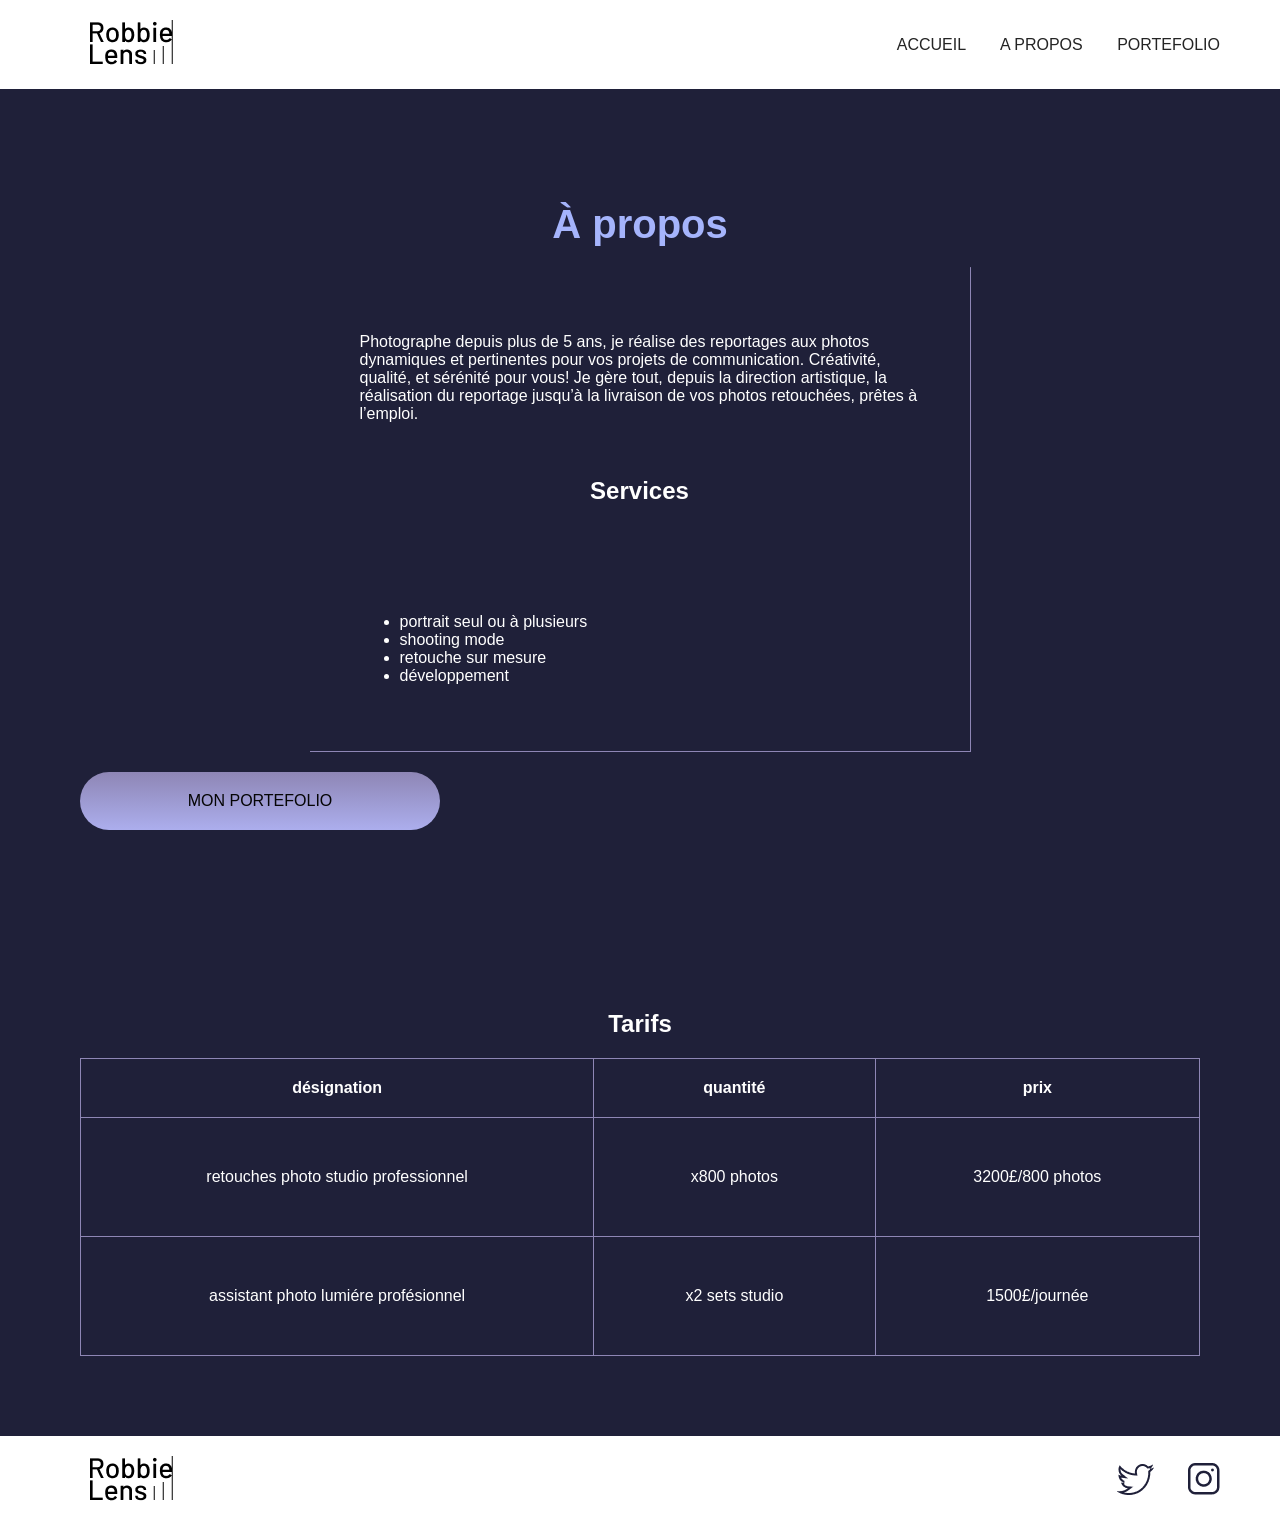
<file: index.html>
<!doctype html>
<html lang="en">
    <head>
        <title>ROBBIE LENS</title>
        <meta charset="utf-8">
        <link rel="stylesheet" href="style.css">

    </head>
    <body>
        <header>
        <nav>
            <a href="robbie lens.html" class="lien-icone">
            <img src="logo robie lens.png" alt="ROBBIE LENS"></a>
            
                <div>
                    <a href="accueil.html">ACCUEIL</a>
                    <a href="index.html">A PROPOS</a>
                    <a href="PORTEFOLIO.html">PORTEFOLIO</a>
                </div>
        </nav>
        </header>
        <main class="a-propos main">
              <section>
                <h1>À propos</h1>
        <div class="carre-contenu">
            <p>Photographe depuis plus de 5 ans, je réalise des reportages aux photos dynamiques et 
                pertinentes pour vos projets de communication.
                 Créativité, qualité, et sérénité pour vous! Je gère tout, depuis la direction artistique,
                 la réalisation du reportage jusqu’à la livraison de vos photos retouchées, prêtes à l’emploi.</p>
                 <br>
                 <h2>Services</h2>
                 <br><br><br><br>
                 <ul>
                    <li>portrait seul ou à plusieurs</li>
                    <li>shooting mode</li>
                    <li>retouche sur mesure</li>
                    <li>développement</li>
             </ul>
        </div>
        <div>
            <a href="PORTEFOLIO.html" class="cta">MON PORTEFOLIO</a>
        </div>
        </section>
        <section class="section-tarifs">
            <h2>Tarifs</h2>
             <table>
                <thead>
                    <tr>
                        <th>désignation</th>
                        <th>quantité</th>
                        <th>prix</th>
                        </thead>
                        <tbody>
                            <tr>
                                <td>retouches photo studio professionnel</td>
                                <td>x800 photos</td>
                                <td>3200£/800 photos</td>
                            </tr>
                            <tr>
                                <td>assistant photo lumiére profésionnel</td>
                                <td>x2 sets studio</td>
                                <td>1500£/journée</td>
                            </tr>
                        </tbody>
                    </tr>
                </thead>
             </table>

        </section>
        </main>
 <footer>
            <nav id="nav-footer">
             <a href="robbie lens.html" class="lien-icone">
            <img src="logo robie lens.png" alt="ROBBIE LENS"></a>
            <div class="reseau">
                <a href="https://twitter.com/" class="lien-twitter">
                <img src="twitter.png" alt=""></a>
                <a href="https://www.instagram.com/" class="lien-instagram">
                <img src="instagram.png" alt=""></a>
            </div>
            </nav>
        </footer>
        </body>
</html>
</file>
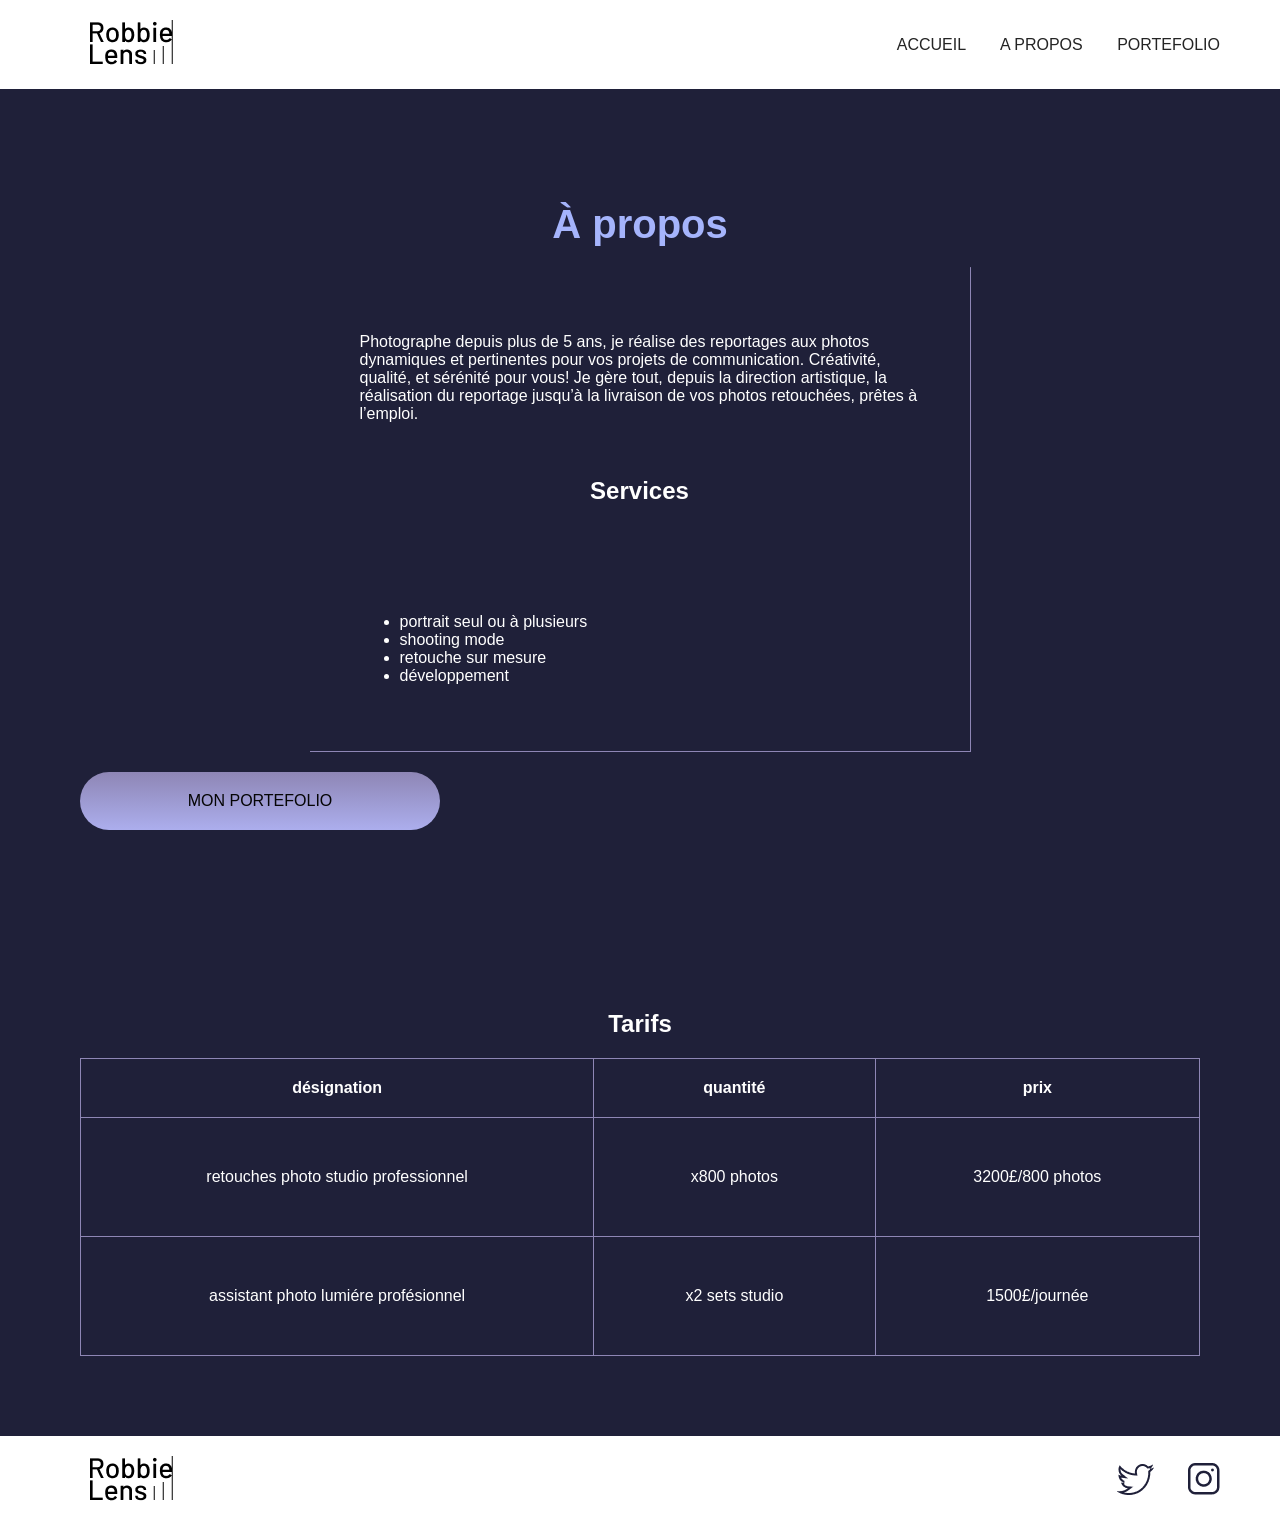
<file: A PROPOS.html>
<!doctype html>
<html lang="en">
    <head>
        <title>ROBBIE LENS</title>
        <meta charset="utf-8">
        <link rel="stylesheet" href="style.css">

    </head>
    <body>
        <header>
        <nav>
            <a href="robbie lens.html" class="lien-icone">
            <img src="logo robie lens.png" alt="ROBBIE LENS"></a>
            
                <div>
                    <a href="accueil.html">ACCUEIL</a>
                    <a href="A PROPOS.html">A PROPOS</a>
                    <a href="PORTEFOLIO.html">PORTEFOLIO</a>
                </div>
        </nav>
        </header>
        <main class="a-propos main">
              <section>
                <h1>À propos</h1>
        <div class="carre-contenu">
            <p>Photographe depuis plus de 5 ans, je réalise des reportages aux photos dynamiques et 
                pertinentes pour vos projets de communication.
                 Créativité, qualité, et sérénité pour vous! Je gère tout, depuis la direction artistique,
                 la réalisation du reportage jusqu’à la livraison de vos photos retouchées, prêtes à l’emploi.</p>
                 <br>
                 <h2>Services</h2>
                 <br><br><br><br>
                 <ul>
                    <li>portrait seul ou à plusieurs</li>
                    <li>shooting mode</li>
                    <li>retouche sur mesure</li>
                    <li>développement</li>
             </ul>
        </div>
        <div>
            <a href="PORTEFOLIO.html" class="cta">MON PORTEFOLIO</a>
        </div>
        </section>
        <section class="section-tarifs">
            <h2>Tarifs</h2>
             <table>
                <thead>
                    <tr>
                        <th>désignation</th>
                        <th>quantité</th>
                        <th>prix</th>
                        </thead>
                        <tbody>
                            <tr>
                                <td>retouches photo studio professionnel</td>
                                <td>x800 photos</td>
                                <td>3200£/800 photos</td>
                            </tr>
                            <tr>
                                <td>assistant photo lumiére profésionnel</td>
                                <td>x2 sets studio</td>
                                <td>1500£/journée</td>
                            </tr>
                        </tbody>
                    </tr>
                </thead>
             </table>

        </section>
        </main>
 <footer>
            <nav id="nav-footer">
             <a href="robbie lens.html" class="lien-icone">
            <img src="logo robie lens.png" alt="ROBBIE LENS"></a>
            <div class="reseau">
                <a href="https://twitter.com/" class="lien-twitter">
                <img src="twitter.png" alt=""></a>
                <a href="https://www.instagram.com/" class="lien-instagram">
                <img src="instagram.png" alt=""></a>
            </div>
            </nav>
        </footer>
        </body>
</html>
</file>
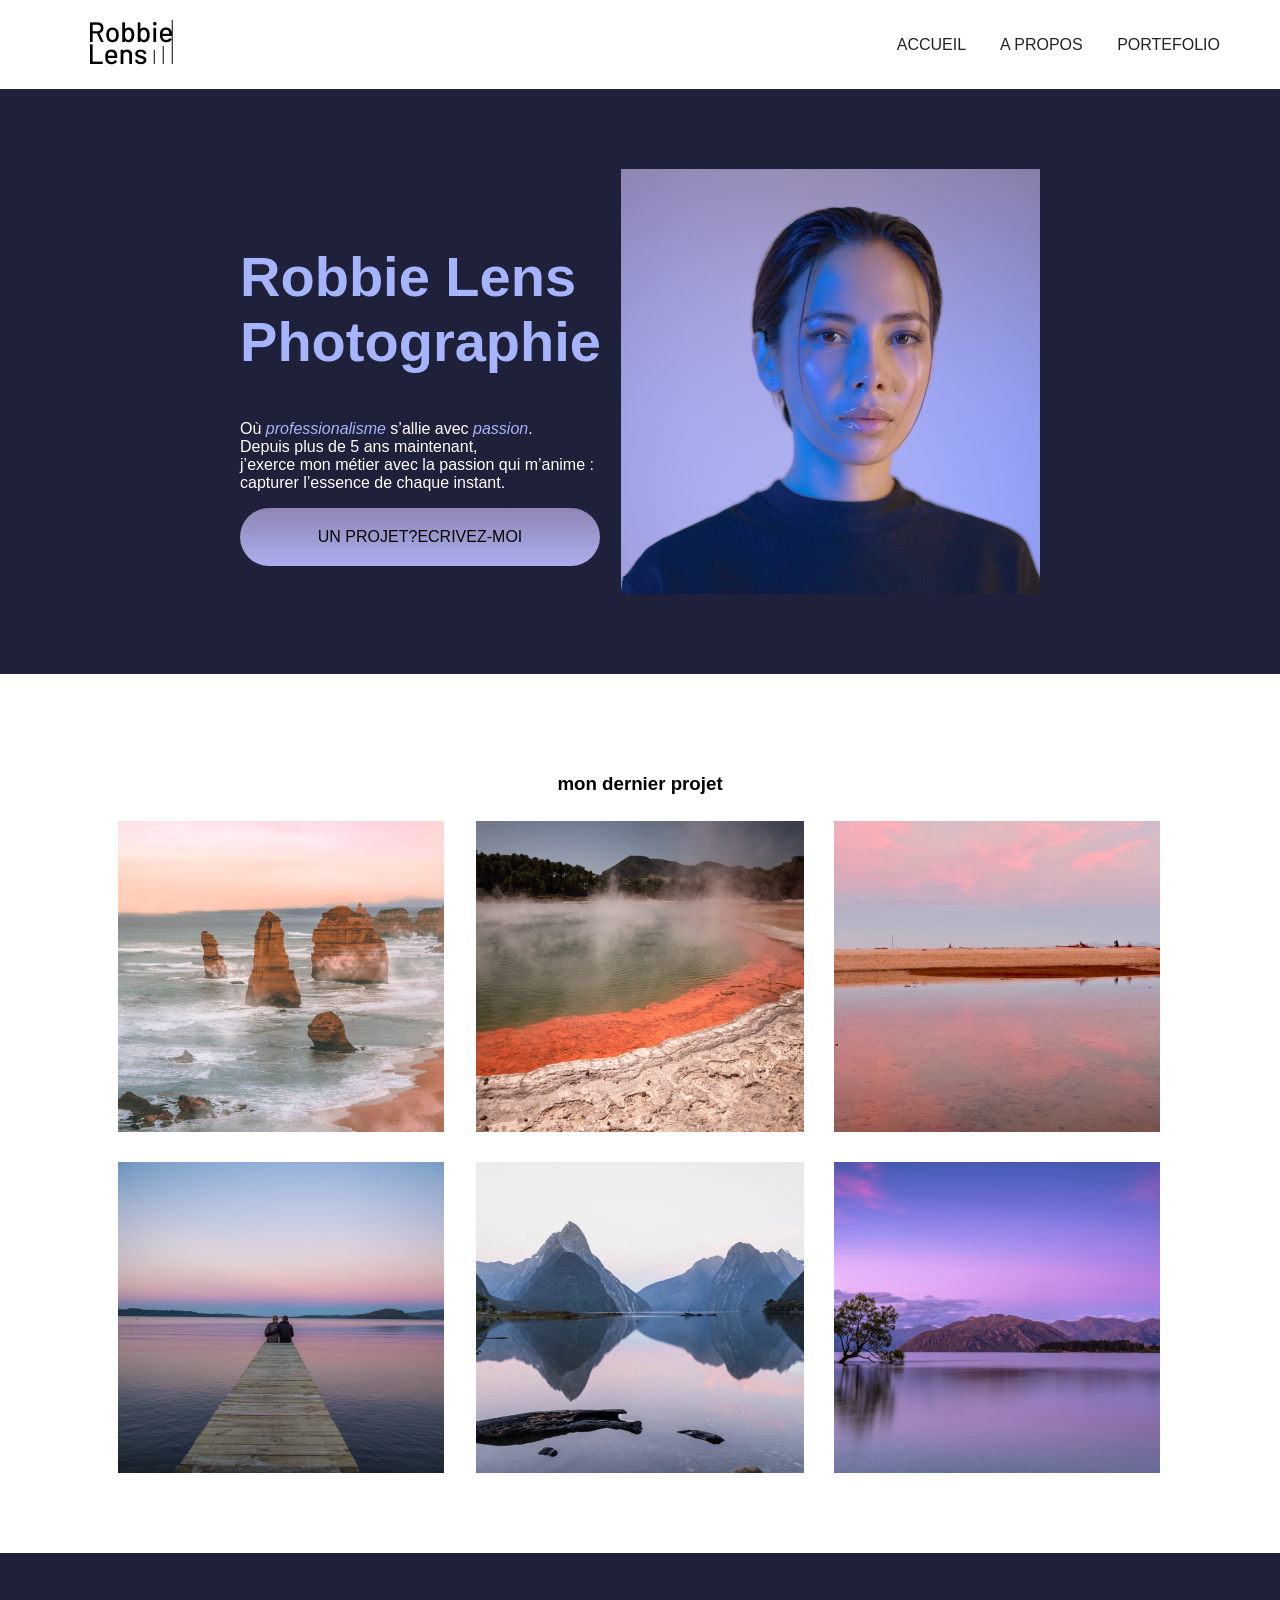
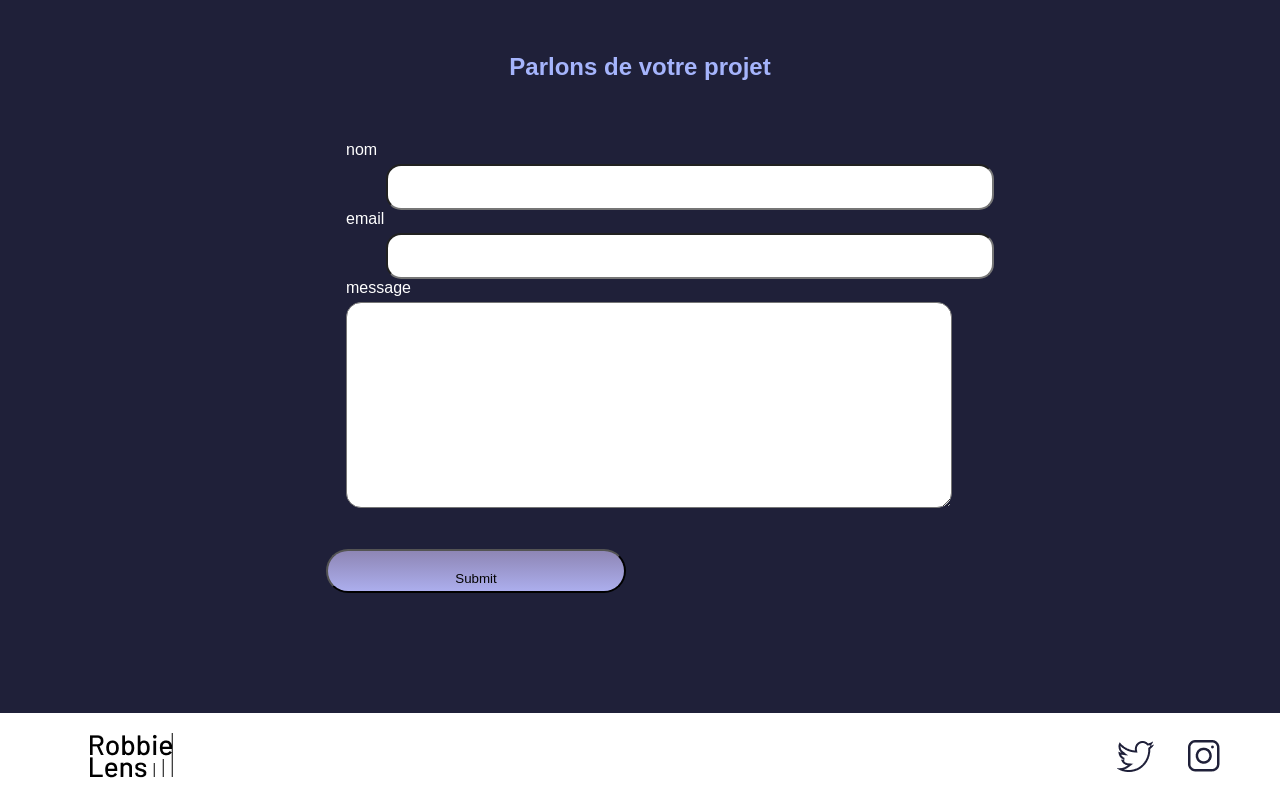
<file: accueil.html>
<!doctype html>
<html lang="en">
    <head>
        <title>ROBBIE LENS</title>
        <meta charset="utf-8">
        <meta name="viewport" content="width=device-width,initial-scale=1.0">
        <link rel="stylesheet" href="style.css">

    </head>
    <body>
        <header>
        <nav>
            <a href="robbie lens.html" class="lien-icone">
            <img src="logo robie lens.png" alt="ROBBIE LENS"></a>
            
                <div>
                    <a href="accueil.html">ACCUEIL</a>
                    <a href="index.html">A PROPOS</a>
                    <a href="PORTEFOLIO.html">PORTEFOLIO</a>
                </div>
        </nav>
        </header>
        <main>
        <section id="accueil">

            <div>
            <h1>Robbie Lens <br>Photographie</h1>

            
            <p>Où <em>professionalisme</em> s’allie avec<em> passion</em>. 
                <br>Depuis plus de 5 ans maintenant, 
            <br>j’exerce mon métier avec la passion qui m’anime :
             <br>capturer l’essence de chaque instant.
        </p>
    
                <a href="#contact" class="cta">UN PROJET?ECRIVEZ-MOI</a>
            

                        </div>
             <img  src="robbie-lens.png" alt="photo de Robbie Lens">

        </section>
        <section class="accueil-photo">
            <h3> mon dernier projet</h3>
            <div>
                <img src="element-1.png" alt="">
                <img src="element-2.png" alt="">
                <img src="element-3.png" alt="">
                
                <img src="element-4.png" alt="">
                <img src="element-5.png" alt="">
                <img src="element-6.png" alt="">
            </div>
        </section>
         <section id="contact" class="section-contact">
            <h2>Parlons de votre projet</h2>
            <form method="get" action="">
                 <div class="form-column">
                <div class="form-nom-email">
                        <label for="nom">nom</label>
                        <input class="nom-email"type="text" name="nom" id="nom" />
                
                        <label  for="email">email</label>
                        <input class="nom-email" type="email" name="email" id="email" />
                
                <label for="message">message</label>
                </div>
                <textarea name="message" id="message" rows="10"></textarea> 
                <label for="submit"> <br> <br>  </label>  
                <input type="submit" name="envoyer" class="cta">
                 
                 </div>
            </form>
        </section>
        </main>
        <footer>
            <nav id="nav-footer">
             <a href="robbie lens.html" class="lien-icone">
            <img src="logo robie lens.png" alt="ROBBIE LENS"></a>
            <div class="reseau">
                <a href="https://twitter.com/" class="lien-twitter">
                <img src="twitter.png" alt=""></a>
                <a href="https://www.instagram.com/" class="lien-instagram">
                <img src="instagram.png" alt=""></a>
            </div>
            </nav>
        </footer>
    </body>

</html>
</file>
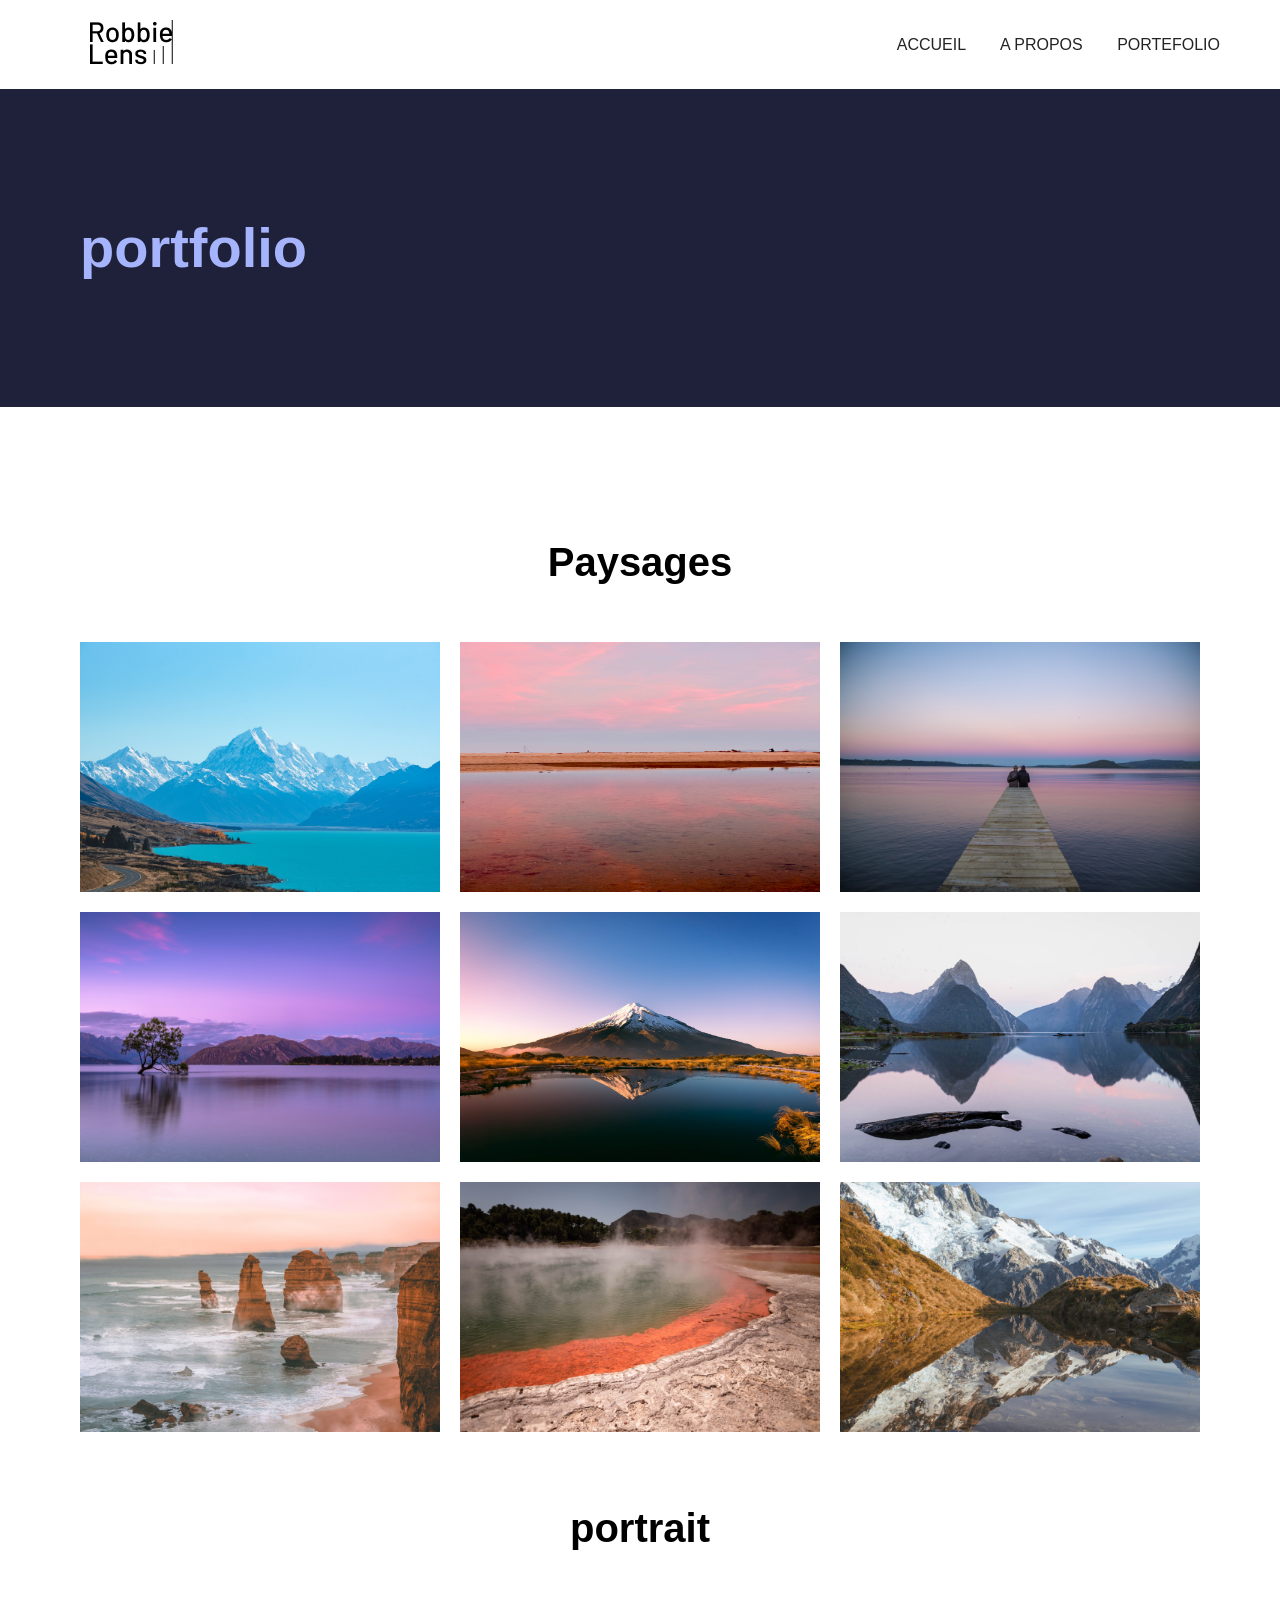
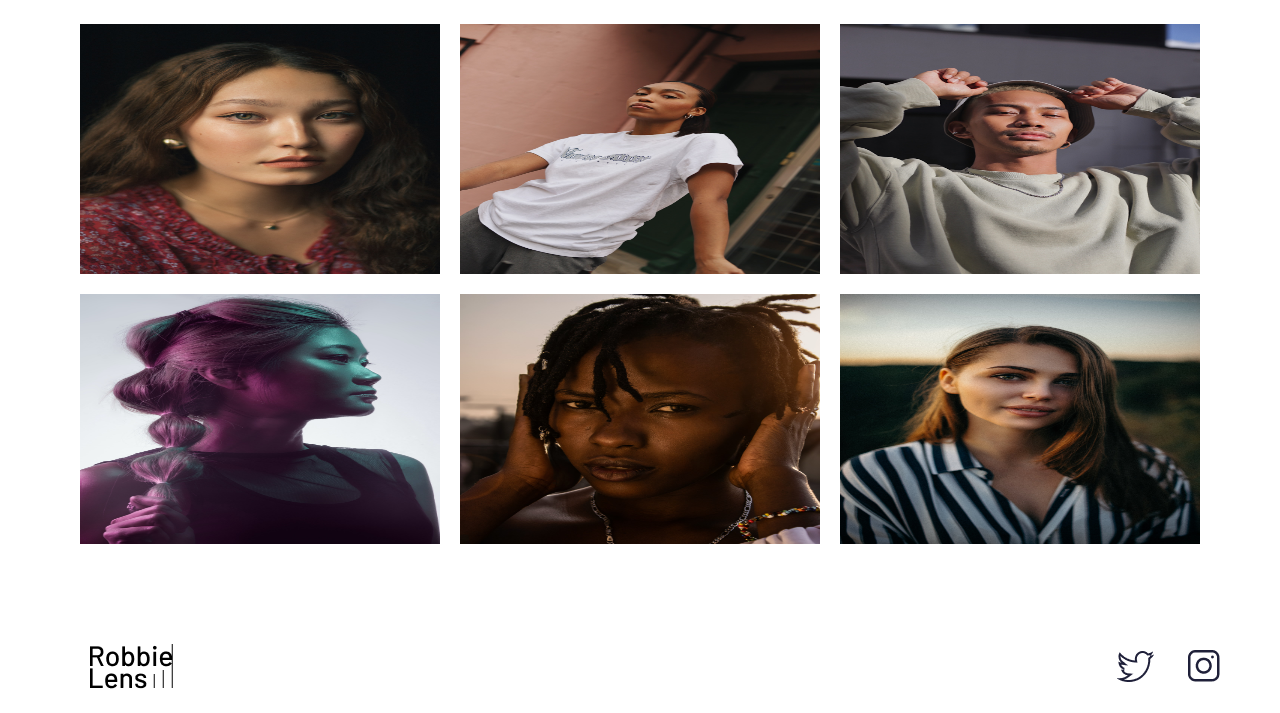
<file: PORTEFOLIO.html>
<!doctype html>
<html lang="en">
    <head>
        <title>ROBBIE LENS</title>
        <meta charset="utf-8">
        <link rel="stylesheet" href="style.css">

    </head>
    <body>
        <header>
        <nav>
            <a href="robbie lens.html" class="lien-icone">
            <img src="logo robie lens.png" alt="ROBBIE LENS"></a>
            
                <div>
                    <a href="accueil.html">ACCUEIL</a>
                    <a href="index.html">A PROPOS</a>
                    <a href="PORTEFOLIO.html">PORTEFOLIO</a>
                </div>
        </nav>
        </header>
        <main>
              <section class="Portefolio-main">
                <h1>portfolio</h1>
            </section>
        <section class="portefolio-photo">
                <h4>Paysages</h4>
                
                <div class="Paysages">
                <img src="paysage1.jpg" alt="">
                <img src="paysage2.jpg" alt=""> 
                <img src="paysage3.jpg" alt="">
                <img src="paysage4.jpg" alt=""> 
                <img src="paysage5.jpg" alt="">
                <img src="paysage6.jpg" alt="">
                <img src="paysage7.jpg" alt="">
                <img src="paysage8.jpg" alt="">
                <img src="paysage9.jpg" alt="">
                <br>
        
                <h4>portrait</h4>
                <br>
                
                <img src="portrait1.jpg" alt="">
                <img src="portrait2.jpg" alt="">
                <img src="portrait3.jpg" alt="">
                <img src="portrait4.jpg" alt="">
                <img src="portrait5.jpg" alt="">
                <img src="portrait6.jpg" alt="">
                </div>
                </section>
                <footer>
            <nav id="nav-footer">
             <a href="robbie lens.html" class="lien-icone">
            <img src="logo robie lens.png" alt="ROBBIE LENS"></a>
            <div class="reseau">
                <a href="https://twitter.com/" class="lien-twitter">
                <img src="twitter.png" alt=""></a>
                <a href="https://www.instagram.com/" class="lien-instagram">
                <img src="instagram.png" alt=""></a>
            </div>
            </nav>
        </footer>
    </body>
</file>
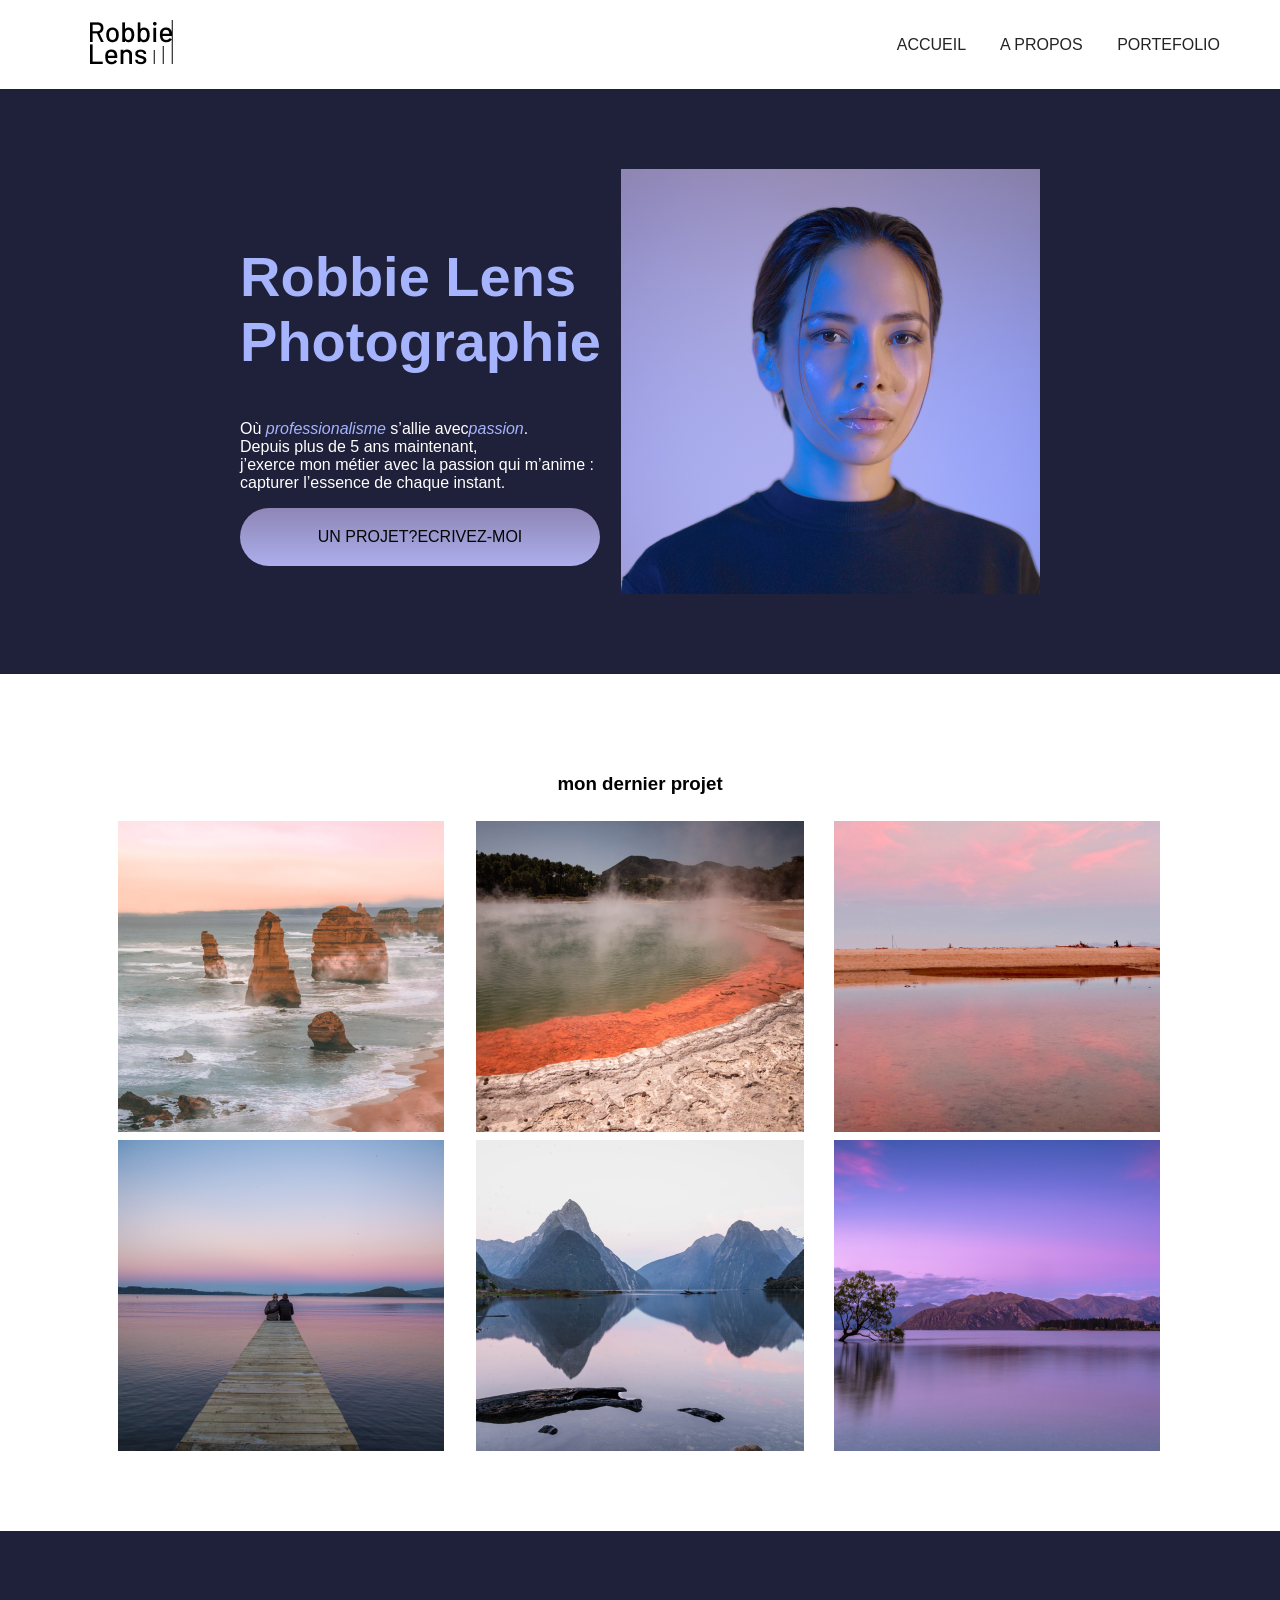
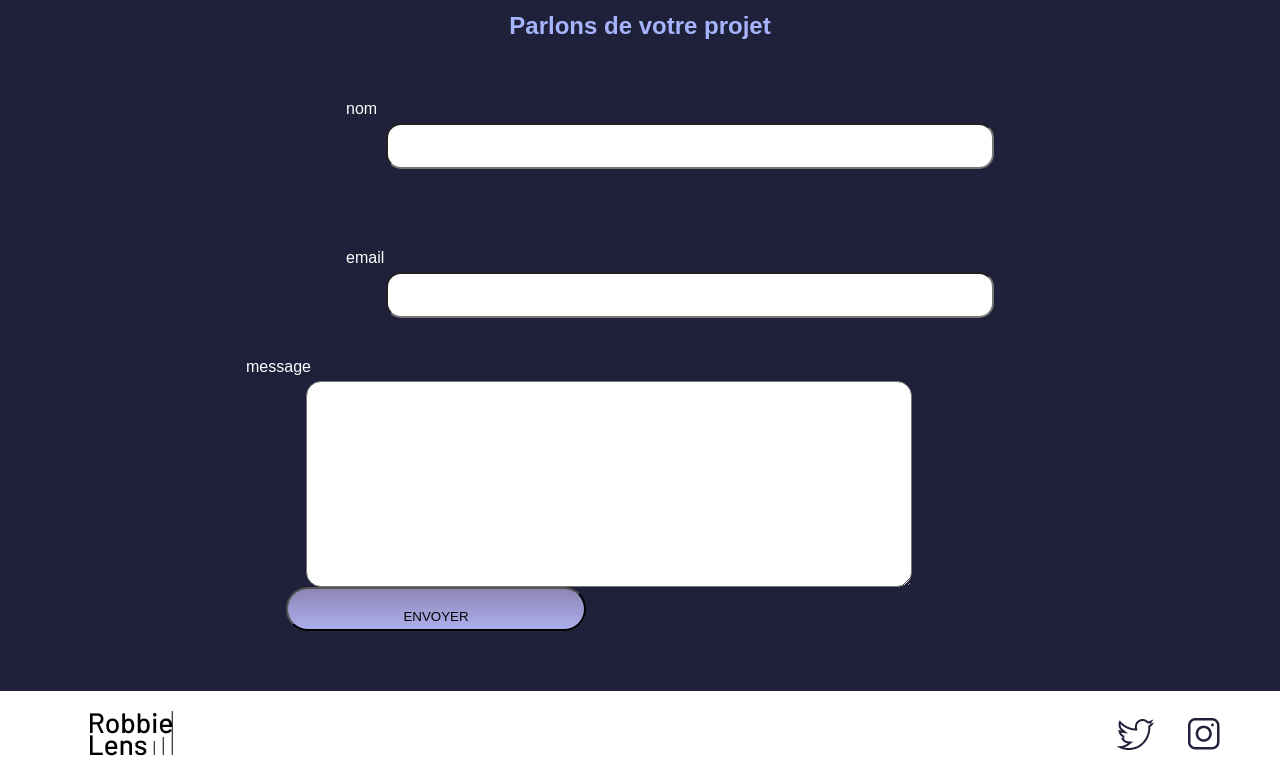
<file: robbie lens.html>
<!doctype html>
<html lang="en">
    <head>
        <title>ROBBIE LENS</title>
        <meta charset="utf-8">
        <link rel="stylesheet" href="style.css">

    </head>
    <body>
        <header>
        <nav>
            <a href="robbie lens.html" class="lien-icone">
            <img src="logo robie lens.png" alt="ROBBIE LENS"></a>
            
                <div>
                    <a href="accueil.html">ACCUEIL</a>
                    <a href="A PROPOS.html">A PROPOS</a>
                    <a href="PORTEFOLIO.html">PORTEFOLIO</a>
                </div>
        </nav>
        </header>
        <main>
        <section id="accueil">
            <div>
            <h1>Robbie Lens <br>Photographie</h1>
            <p>Où <em>professionalisme</em> s’allie avec<em>passion</em>. 
                <br>Depuis plus de 5 ans maintenant, 
            <br>j’exerce mon métier avec la passion qui m’anime :
             <br>capturer l’essence de chaque instant.
        </p>
    
            
                <a href="#contact" class="cta">UN PROJET?ECRIVEZ-MOI</a>
            
            </div>
             <img  src="robbie-lens.png" alt="photo de Robbie Lens">

        </section>
        <section class="accueil-photo">
            <h3> mon dernier projet</h3>
            <div>
                <img src="element-1.png" alt="">
                <img src="element-2.png" alt="">
                <img src="element-3.png" alt="">
            </div>
            <div>
                <img src="element-4.png" alt="">
                <img src="element-5.png" alt="">
                <img src="element-6.png" alt="">
                
            </div>
        </section>
         <section id="contact" class="section-contact">
            <h2>Parlons de votre projet</h2>
            <form method="get" action="">
                <div class="form-nom-email">
                    <div class="form-column">
                        <label for="nom">nom</label>
                        <input type="text" name="nom" id="nom" />
                        </div><div class="form-column">
                        <label for="email">email</label>
                        <input type="e-mail" name="email" id="email" />
                    </div>
                </div>
                <label for="message">message</label>
                <textarea name="message" id="message" rows="10"></textarea>
                <input type="submit" value="ENVOYER" class="cta" />
            </form>
        </section>
        </main>
        <footer>
            <nav id="nav-footer">
             <a href="robbie lens.html" class="lien-icone">
            <img src="logo robie lens.png" alt="ROBBIE LENS"></a>
            <div class="reseau">
                <a href="https://twitter.com/" class="lien-twitter">
                <img src="twitter.png" alt=""></a>
                <a href="https://www.instagram.com/" class="lien-instagram">
                <img src="instagram.png" alt=""></a>
            </div>
            </nav>
        </footer>
    </body>

</html>
</file>
<file: style.css>
body{
    font-family: 'Manrope', sans-serif;
  font-size: 1em;
  background-color: #1f2039;
  margin: auto;
}
header,footer{
    background-color: white;
    padding: 20px 60px;
    margin: initial;
}
nav{
    display: flex;
    align-items: center;
    justify-content: space-between;
    flex-direction: row;
}
.cta {
  display: flex;
  background: linear-gradient(#8e86b5, #acaeed);
  color: white;
  border-radius: 50px;
  padding: 20px 30px;
}
a{
    color: #242424;
    text-decoration: none;
}
nav a{
    margin-left: 30px;
}
.lien-icone{
    margin-left: 30px;
}
.lien-icone:hover{
    opacity: 0.5;
}
section{
    padding: 80px;
    align-items: center;
}
.accueil{
    align-items: center;
    justify-content: center;

}
#accueil{
    align-items: center;
    justify-content: center;
    display: flex;
    gap: 20px;
    text-align: left;
    flex-direction: row;
}
#accueil img{
    max-width: 50%;
    height: auto;
}
#accueil div{
    max-width: 50%;
}
em{
    color: #a5b4fc;
}
h1 {
  font-size: 3.5em;
  color: #a5b4fc;
  font-family: 'Montserrat', sans-serif;
}
p{
    color: white;
}
.reseau{
    text-align: right;
    align-content: center;
}
#nav-footer{
    
    align-items: center;
    display: flex;

}
.accueil-photo{
    display: flex;
    align-items: center;
    justify-content: center; 
    gap: 8px;
    flex-direction: column;
    background-color: white;
    
    
}
.accueil-photo div{
    max-width: 110%;
    height: auto;
    flex-direction: column;
    align-items: center;
    justify-content: center;
    
   
}
h2{
    text-align: center;
    font-style: normal;
    color: #a5b4fc;
}
h3{
    text-align: center;
    font-style: normal;
    color: black;
}
#contact{
    align-items: center;
    justify-content: center;
    display: flex;
    flex-direction: column;
}

.envoie{
    padding: 8px;
    background-color: #8e86b5;
    color: white;
    border-radius: 50%;
}

.form-container {
    max-width: 600px;
    margin: 50px auto;
    padding: 20px;
    background-color: #2a2a2a;
    border-radius: 8px;
    box-shadow: 0 4px 10px rgba(0, 0, 0, 0.5);
}

h2 {
    text-align: center;
    margin-bottom: 20px;
}

label {
    display: block;
    margin-bottom: 5px;
    color: #fff;

}

input{
    flex-direction: column;
    width: 600px;
    height: 40px;
    border-radius: 15px;
    background-color: #fff;
    color: #121111;
    align-items: center;
    justify-content: center;
    margin-left: 40px;
}
textarea{
    width: 600px;
    height: 200px;
    border-radius: 15px;
    align-items: center;
    justify-content: center;
    margin-left: 60px;
    display: flex;
    gap: 2px;
}

.section-contact{
    height: 600px;
    flex-direction: column;
    justify-items:auto;
}
.nom-email{
    flex-direction: column;
    display: flex;
}


button:hover {
    background-color: #6a6a6a;
}
.form-nom-email{
    align-items: center;
    justify-content: center;
    align-self: auto;
    margin-left: 200px;
}
.cta{
    padding: 4px;
    align-items: center;
    justify-content: center;
    background-color: #8e86b5;
    
}


.form-nom-email{
    align-items: center;
    justify-content: center;
    flex-direction: row;
    margin-left: 60px;

    
}

#a-propos main{
    align-items: center;
    justify-content: center;
    display: flex;
    gap: 20px;
    text-align: center;
    flex-direction: row;
    border-right: #fff;
    border-bottom: #fff;
}
.carre-contenu{
    max-width: 50%;
    height: auto;
    flex-direction:row;
    align-items: center;
    justify-content: center;
    margin: auto;
    padding: 50px 50px;
    border-radius: 0.5px;
    border-right:1px solid #8e86b5;
    border-bottom:1px solid #8e86b5;
    border-top: none;
    border-left: none;
}

.a-propos h1 {
    text-align: center; 
    font-size: 2.5em; 
    color: #a5b4fc; 
    margin-bottom: 20px; 
}
.carre-contenu ul{
    color: #fff;
}
.carre-contenu h2{
    text-align: center;
    color: #fff;
}
.carre-contenu + div {
    text-align: center; 
    margin-top: 20px; 
}
table {
    width: 100%;
    border-collapse: collapse;
    margin-top: 20px;
}

th, td {
    border: 1px solid #8e86b5; 
    padding: 50px; 
    text-align: center; 
    color: #fff; 
}

th {
    padding: 20px;
    font-weight: bold;
}

td {
    background-color: none;
    font-style: normal;
}
.section-tarifs h2{
    text-align: center;
    color: #fff;
}
.portefolio-photo div {
    display: grid;
    grid-template-columns: repeat(3, 1fr); 
    gap: 20px; 
    justify-content: center; 
    align-items: center;
    background-color: white;
    
}

.portefolio-photo div img {
    width: 100%; 
    height: 250px; 
    transition: ease-in;
    flex-direction: column;

}

.portefolio-photo h4{
    
    font-style: normal;
    color: black;
    font-size: 2.5em;
    text-align: center;
}
.portefolio-photo{
    background-color: white;
    display: flex;
    flex-direction: column;
    gap: 4px;
    align-items: center;
    justify-content: center;
}

.portefolio-main p{
    align-items: center;
    justify-content: center;
    text-align: center;
    font-style: normal;
    color: #8e86b5;
}
.section-portefolio-main{
    padding: 10px;
}





/* 📱 Smartphones (jusqu'à 600px) */
@media screen and (max-width: 600px) {
  nav {
        display: flex;
        flex-direction: column;
        align-items: center;
        width: 100%;
        gap: 4px;
        flex-wrap: nowrap;
        justify-content: center;
        align-content: flex-start;
    }
    .nav div a{
        align-items: center;
        display: flex;
        flex-direction: column;
        flex-wrap: wrap;
        justify-content: center;
        gap: 3px;
    }

    h1 {
        font-size: 24px;
        text-align: center;
    }

    .accueil-photo div {
        display: grid;
        grid-template-columns: 1fr;
        gap: 10px;
    }
    #accueil {
    align-items: center;
    justify-content: center;
    display: flex;
    gap: 20px;
    text-align: left;
    flex-direction: column;
    flex-wrap: nowrap;
}
    #accueil img {
        max-width: 100%;
        height: auto;
        align-items: center;
        flex-direction: column;
        display: flex;
    }
    #accueil div {
    display: flex;
    flex-direction: column;
    flex-wrap: nowrap;
    justify-content: center;
    align-items: center;
}
   
    .nom-email {
    display: flex;
    width: 200px;
    flex-direction: row-reverse;
    flex-wrap: wrap;
    align-items: center;
    align-content: center;
}
    #contact{
        align-items: center;
    justify-content: center;
    display: flex;
    gap: 20px;
    text-align: left;
    flex-direction: column;
    flex-wrap: nowrap;
    }
    
textarea {
    width: 300px;
    align-items: center;
    justify-content: center;
    display: flex;
    gap: 5px;
    margin-right: 40px;
}
.form-column {
    display: flex;
    flex-direction: column;
    flex-wrap: nowrap;
    justify-content: center;
    align-items: center;
}
.cta {
    display: flex;
    background: linear-gradient(#8e86b5, #acaeed);
    color: rgb(8, 8, 8);
    border-radius: 50px;
    padding: 20px 30px;
    flex-direction: column;
    width: 200px;
}
}

/* 📲 Tablettes (601px à 900px) */
@media screen and (min-width: 601px) and (max-width: 900px) {
    nav div {
        display: flex;
        justify-content: center;
        flex-wrap: wrap;
    }

    h1 {
        font-size: 32px;
        text-align: center;
    }

    .accueil-photo div {
        display: grid;
        grid-template-columns: repeat(2, 1fr);
        gap: 15px;
    }
    .accueil{
         align-items: center;
    justify-content: center;
    display: flex;
    gap: 20px;
    text-align:center;
    flex-direction: column;
    }
    .form-column {
        padding: 20px;
    }
       .nom-email {
    display: flex;
    width: 300px;
    flex-direction: row-reverse;
    flex-wrap: wrap;
    align-items: center;
    align-content: center;
}
    #contact{
        align-items: center;
    justify-content: center;
    display: flex;
    gap: 20px;
    text-align: left;
    flex-direction: column;
    flex-wrap: nowrap;
    }
    
textarea {
    width: 500px;
    align-items: center;
    justify-content: center;
    display: flex;
    gap: 5px;
    margin-right: 40px;
}
.form-column {
    display: flex;
    flex-direction: column;
    flex-wrap: nowrap;
    justify-content: center;
    align-items: center;
}
.cta {
    display: flex;
    background: linear-gradient(#8e86b5, #acaeed);
    color: rgb(5, 5, 5);
    border-radius: 50px;
    padding: 20px 30px;
    flex-direction: column;
    width: 200px;
}
}

/* 💻 Ordinateurs portables (901px à 1200px) */
@media screen and (min-width: 901px) and (max-width: 1200px) {
    .accueil-photo div {
        display: grid;
        grid-template-columns: repeat(3, 1fr);
        gap: 20px;
    }

    .form-column {
        padding: 30px;
    }
    .cta {
    display: flex;
    background: linear-gradient(#8e86b5, #acaeed);
    color: rgb(5, 5, 5);
    border-radius: 50px;
    padding: 20px 30px;
    flex-direction: column;
    width: 300px;
}
}

/* 🖥️ Grands écrans (plus de 1200px) */
@media screen and (min-width: 1201px) {
    .accueil-photo div {
        display: grid;
        grid-template-columns: repeat(3, 1fr);
        gap: 30px;
    }

    .form-column {
        padding: 40px;
    }
    .cta {
    display: flex;
    background: linear-gradient(#8e86b5, #acaeed);
    color: rgb(5, 5, 5);
    border-radius: 50px;
    padding: 20px 30px;
    flex-direction: column;
    width: 300px;
}
}
</file>
